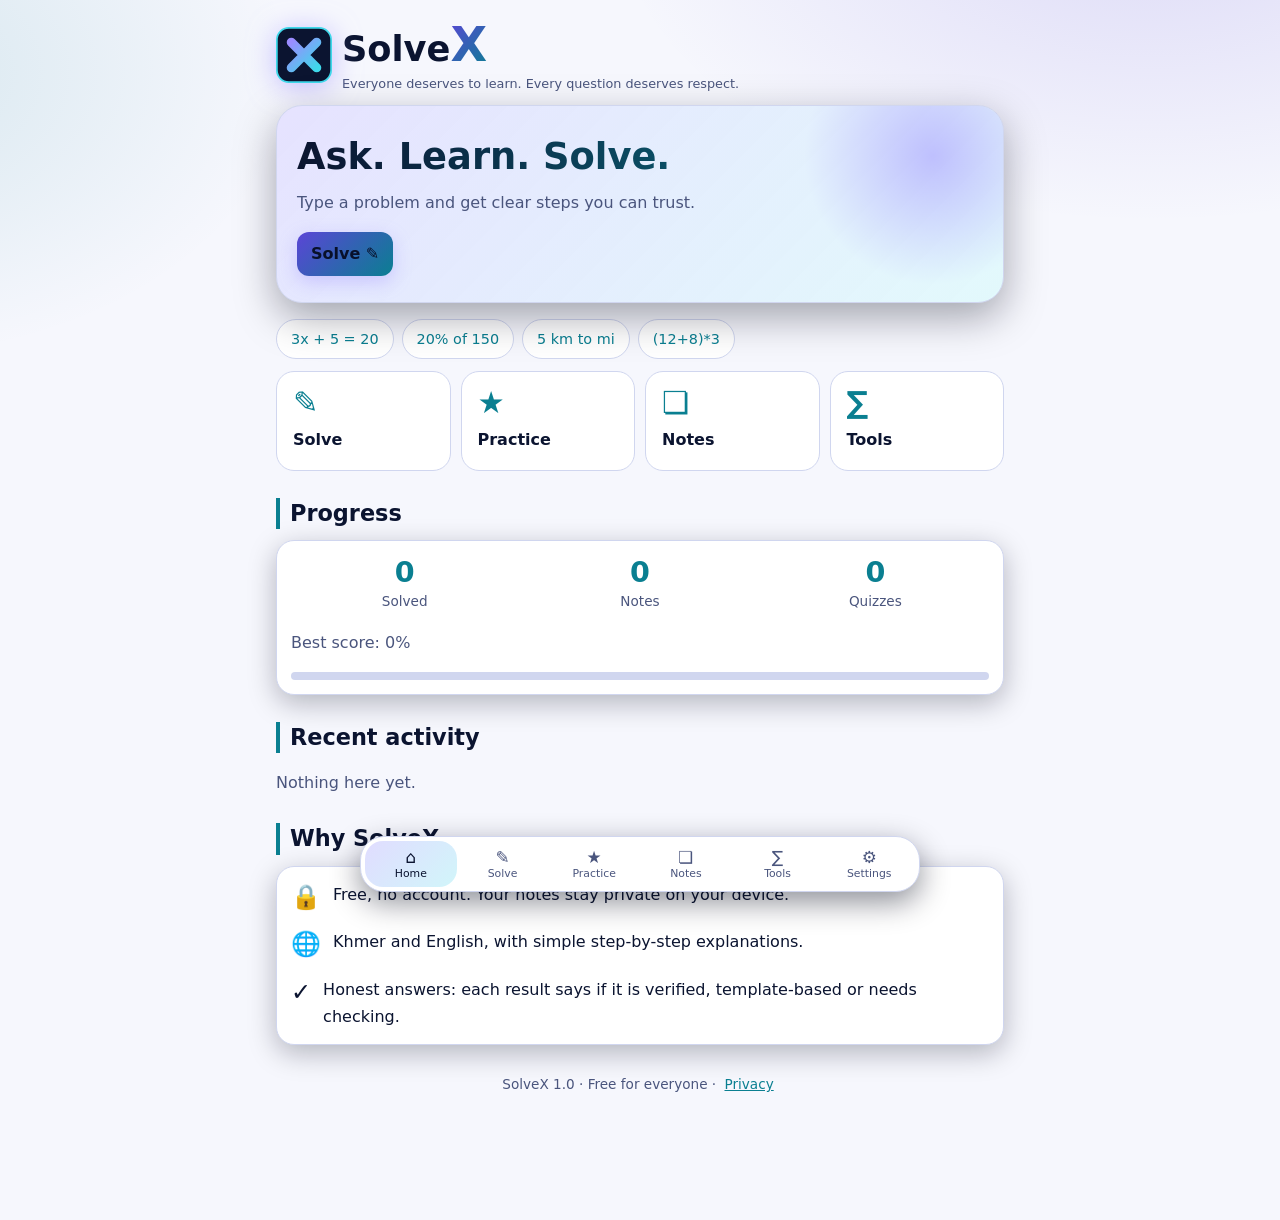
<file: index.html>
<!doctype html><html lang="en" data-theme="dark"><head><meta charset="utf-8"><meta name="viewport" content="width=device-width, initial-scale=1, viewport-fit=cover"><meta name="color-scheme" content="dark light"><meta name="theme-color" content="#0b1430"><meta name="description" content="SolveX: Ask. Learn. Solve.">
<title>SolveX – Ask. Learn. Solve.</title><link rel="manifest" href="manifest.webmanifest"><link rel="icon" href="icon.svg" type="image/svg+xml"><link rel="apple-touch-icon" href="icon-192.png">
<script>(function(){try{var s=JSON.parse(localStorage.getItem("solvex")||"{}"),h=s.theme||"system";document.documentElement.dataset.theme=h=="system"?(matchMedia("(prefers-color-scheme: light)").matches?"light":"dark"):h}catch(e){}})()</script><link rel="stylesheet" href="style.css"></head><body><main id="v"></main><nav id="n" aria-label="Main"></nav><div id="toast" role="status" aria-live="polite"></div><div id="pr"></div><script src="app.js"></script></body></html>
</file>
<file: style.css>
:root{--bg:#0b1430;--bg2:#121d42;--fg:#f4f6ff;--mut:#a9b3d6;--pu:#9a8cff;--cy:#3fd8ea;--ln:#2a3a74;--ok:#4ade80;--wn:#fbbf24;--er:#f87171;--fs:16px;box-sizing:border-box;padding-top:env(safe-area-inset-top,0px);padding-bottom:env(safe-area-inset-bottom,0px);color-scheme:dark}
:root[data-theme=light]{--bg:#f6f7fd;--bg2:#fff;--fg:#0b1430;--mut:#4a557d;--pu:#5b45d6;--cy:#0a7f91;--ln:#d0d6ef;--ok:#15803d;--wn:#a16207;--er:#b91c1c;color-scheme:light}
html{scroll-padding-top:env(safe-area-inset-top,0px)}*{box-sizing:inherit}
body{margin:0;background:var(--bg);color:var(--fg);font:var(--fs)/1.7 "Noto Sans Khmer","Khmer UI","Leelawadee UI",system-ui,-apple-system,"Segoe UI",Roboto,sans-serif;font-size:var(--fs)}
main{max-width:760px;margin:auto;padding:16px 16px 100px}h1{font-size:2em;font-weight:800;line-height:1.35;margin:.3em 0 .5em}h2{font-size:1.4em;font-weight:700;line-height:1.4;margin:1.2em 0 .5em;padding-inline-start:10px;border-inline-start:4px solid var(--cy)}
.c{background:var(--bg2);border:1px solid var(--ln);border-radius:14px;padding:14px;margin:0 0 12px}
button,input,select,textarea{font:inherit;color:inherit}
input,textarea,select{width:100%;background:var(--bg);border:1px solid var(--ln);border-radius:10px;padding:10px;margin:4px 0 8px}input[type=checkbox]{width:auto}input[type=range]{padding:0}
button{background:var(--bg2);border:1px solid var(--ln);border-radius:10px;padding:8px 14px;cursor:pointer;min-height:44px;transition:border-color .18s,transform .18s}button:hover{border-color:var(--pu)}button:active{transform:scale(.97)}
button.p{background:linear-gradient(135deg,var(--pu),var(--cy));color:#08102a;border:0;font-weight:700}
:focus-visible{outline:2px solid var(--cy);outline-offset:2px}
nav{position:fixed;left:0;right:0;bottom:0;display:flex;background:var(--bg2);border-top:1px solid var(--ln);padding-bottom:env(safe-area-inset-bottom,0px);z-index:5}
nav button{flex:1;border:0;border-radius:0;font-size:.7em;line-height:1.3;padding:6px 1px;background:none;color:var(--mut)}nav button[aria-current=page]{color:var(--cy);box-shadow:inset 0 2px var(--cy)}
.row{display:flex;gap:8px;flex-wrap:wrap;align-items:center}.g{display:grid;grid-template-columns:repeat(4,1fr);gap:6px}
.b{display:inline-block;padding:1px 10px;border-radius:99px;font-size:.8em;border:1px solid}.ok{color:var(--ok)}.wn{color:var(--wn)}.er{color:var(--er)}.m{color:var(--mut)}.s{font-size:.8em}
.bar{height:8px;background:var(--ln);border-radius:9px;overflow:hidden}.bar i{display:block;height:100%;background:var(--cy)}
.hd{display:flex;align-items:center;gap:10px;margin-bottom:10px}.hd b{font-size:2.2em;line-height:1.2;font-weight:800}.hd .x{font-size:1.35em;background:linear-gradient(135deg,var(--pu),var(--cy));-webkit-background-clip:text;background-clip:text;color:transparent}img.pv{max-width:100%;max-height:240px;border-radius:10px}details{margin:6px 0}summary{cursor:pointer;color:var(--cy)}
#toast{position:fixed;left:50%;transform:translateX(-50%);bottom:84px;background:var(--fg);color:var(--bg);padding:8px 16px;border-radius:99px;opacity:0;transition:opacity .2s;pointer-events:none;z-index:9;max-width:90%}#toast.on{opacity:1}
#pr{display:none}@media print{body>:not(#pr){display:none!important}#pr{display:block;color:#000;background:#fff;padding:16px}}
body{background-color:var(--bg);background-image:radial-gradient(900px 520px at 90% -10%,rgba(154,140,255,.3),transparent 60%),radial-gradient(700px 480px at -10% 8%,rgba(63,216,234,.2),transparent 60%);background-attachment:fixed}
:root[data-theme=light] body{background-image:radial-gradient(900px 520px at 90% -10%,rgba(91,69,214,.16),transparent 60%),radial-gradient(700px 480px at -10% 8%,rgba(10,127,145,.13),transparent 60%)}
main{padding-bottom:124px;animation:in .22s ease-out}@keyframes in{from{opacity:0;transform:translateY(6px)}}
.c{border-radius:18px;box-shadow:0 8px 28px rgba(2,6,24,.28),inset 0 1px 0 rgba(255,255,255,.05)}
button,input,textarea,select{border-radius:12px}button.p{box-shadow:0 6px 18px rgba(154,140,255,.38)}
input:focus,textarea:focus,select:focus{outline:0;border-color:var(--cy);box-shadow:0 0 0 3px rgba(63,216,234,.28)}
.hero{padding:26px 20px;border-radius:26px;margin:0 0 14px;border:1px solid var(--ln);background:linear-gradient(135deg,rgba(154,140,255,.25),rgba(63,216,234,.15)),var(--bg2);box-shadow:0 14px 40px rgba(2,6,24,.35)}
.hero h1{font-size:2.3em;margin:0 0 .2em;background:linear-gradient(90deg,var(--fg),var(--cy));-webkit-background-clip:text;background-clip:text;color:transparent}.hero p{margin:0 0 16px;color:var(--mut)}
.tiles{display:grid;grid-template-columns:repeat(2,1fr);gap:10px;margin-bottom:6px}.tile{display:flex;flex-direction:column;align-items:flex-start;gap:8px;padding:16px;border-radius:18px;font-weight:700;min-height:100px;text-align:start}.tile span{font-size:1.9em;line-height:1;color:var(--cy)}@media(min-width:640px){.tiles{grid-template-columns:repeat(4,1fr)}}
.st{display:grid;grid-template-columns:repeat(3,1fr);gap:8px;text-align:center;margin-bottom:10px}.st b{display:block;font-size:2.1em;line-height:1.2;color:var(--cy)}.st div{font-size:.85em;color:var(--mut)}
nav{left:10px;right:10px;bottom:calc(8px + env(safe-area-inset-bottom,0px));max-width:560px;margin:auto;padding:4px;border:1px solid var(--ln);border-radius:24px;box-shadow:0 10px 30px rgba(2,6,24,.45)}nav button{border-radius:18px;font-size:.68em}nav button span{font-size:1.55em;line-height:1.2}nav button[aria-current=page]{background:linear-gradient(135deg,rgba(154,140,255,.3),rgba(63,216,234,.24));box-shadow:none;color:var(--fg)}
#toast{bottom:108px}.hero{position:relative;overflow:hidden}.hero:before{content:"";position:absolute;width:280px;height:280px;right:-70px;top:-90px;background:radial-gradient(circle,rgba(154,140,255,.5),transparent 65%);animation:fl 9s ease-in-out infinite alternate}.hero>*{position:relative}@keyframes fl{to{transform:translate(-40px,40px)}}
.chips{display:flex;gap:8px;overflow-x:auto;padding:2px 0 12px}.chip{white-space:nowrap;border-radius:99px;min-height:40px;font-size:.9em;color:var(--cy);padding:6px 14px}
.feat{display:grid;gap:14px}.feat div{display:flex;gap:12px;align-items:flex-start}.feat span{font-size:1.5em;line-height:1.4}
.ft{margin-top:28px;text-align:center;font-size:.85em;color:var(--mut)}.lk{border:0;background:none;color:var(--cy);padding:0 4px;min-height:0;text-decoration:underline}.hd svg{filter:drop-shadow(0 4px 14px rgba(154,140,255,.55))}ol{padding-inline-start:1.3em}li{margin:.3em 0}
@media(prefers-reduced-motion:reduce){*{transition:none!important;animation:none!important}}
</file>
